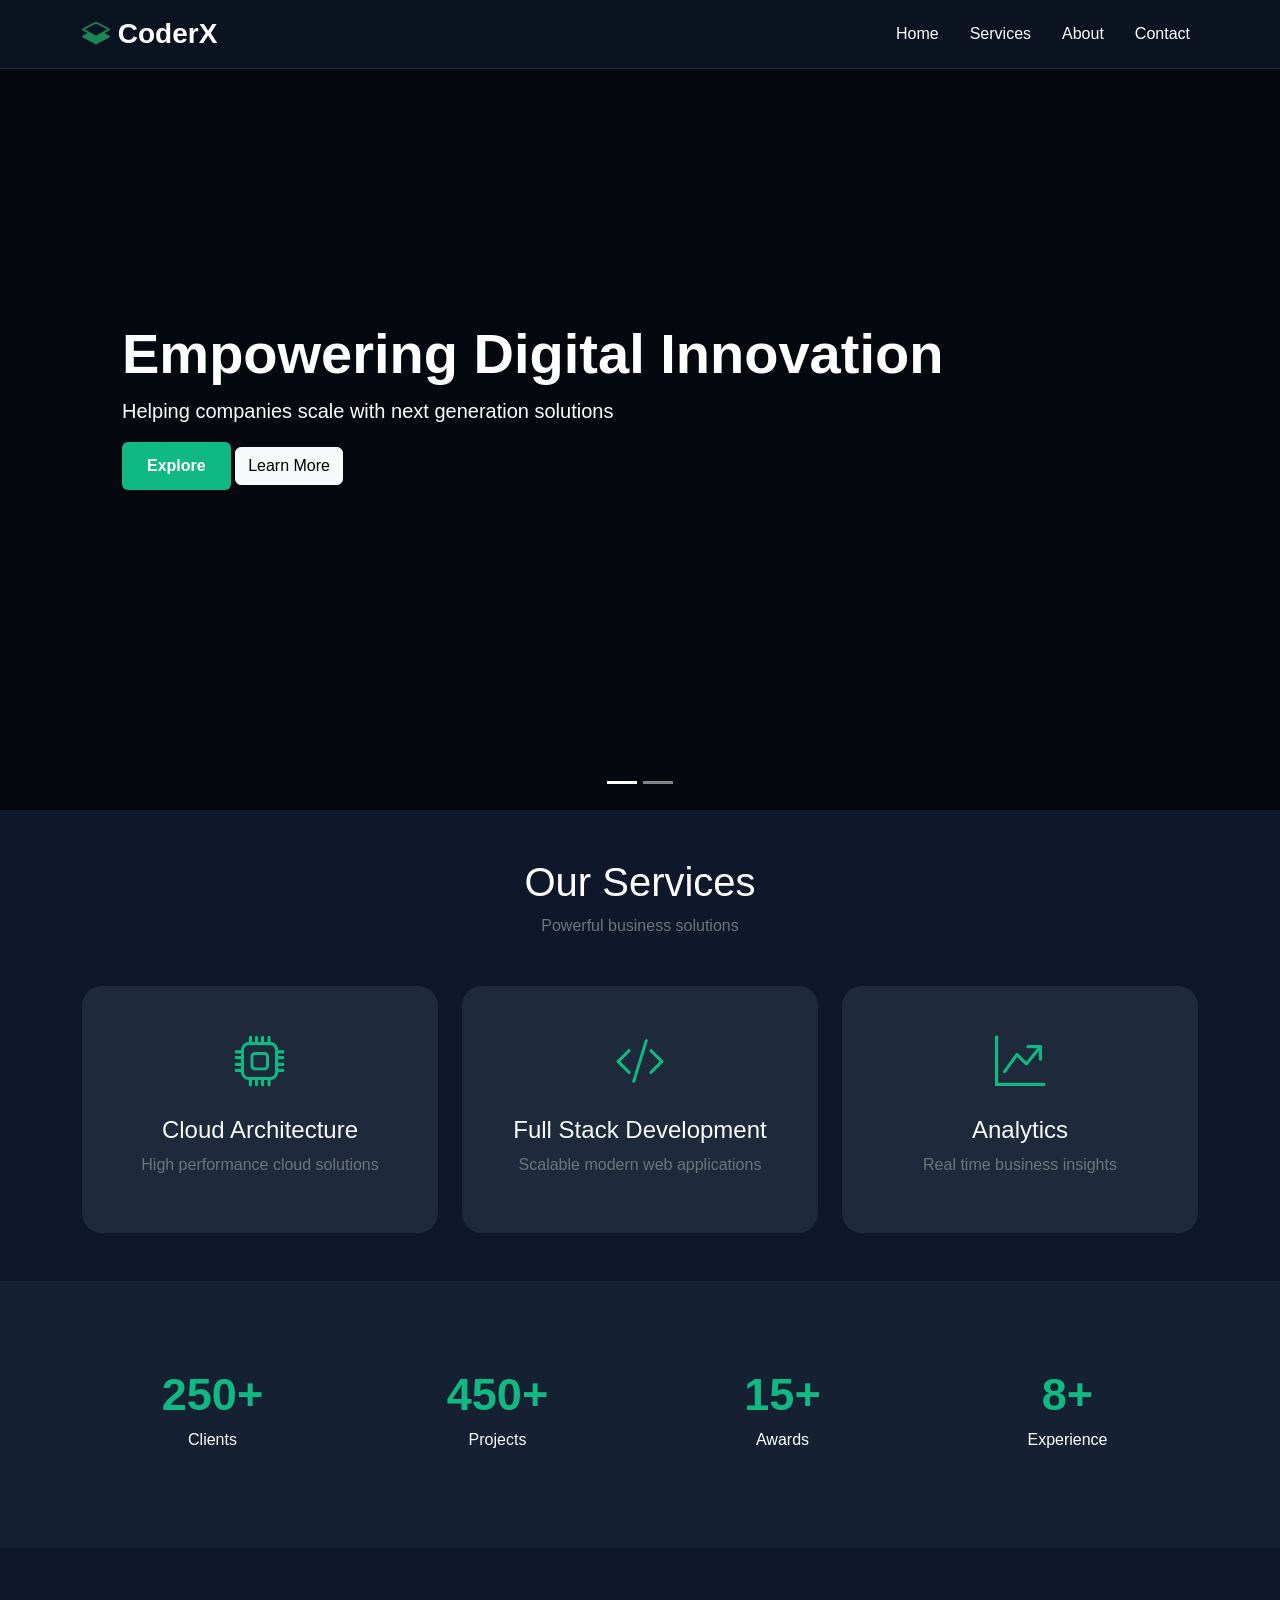
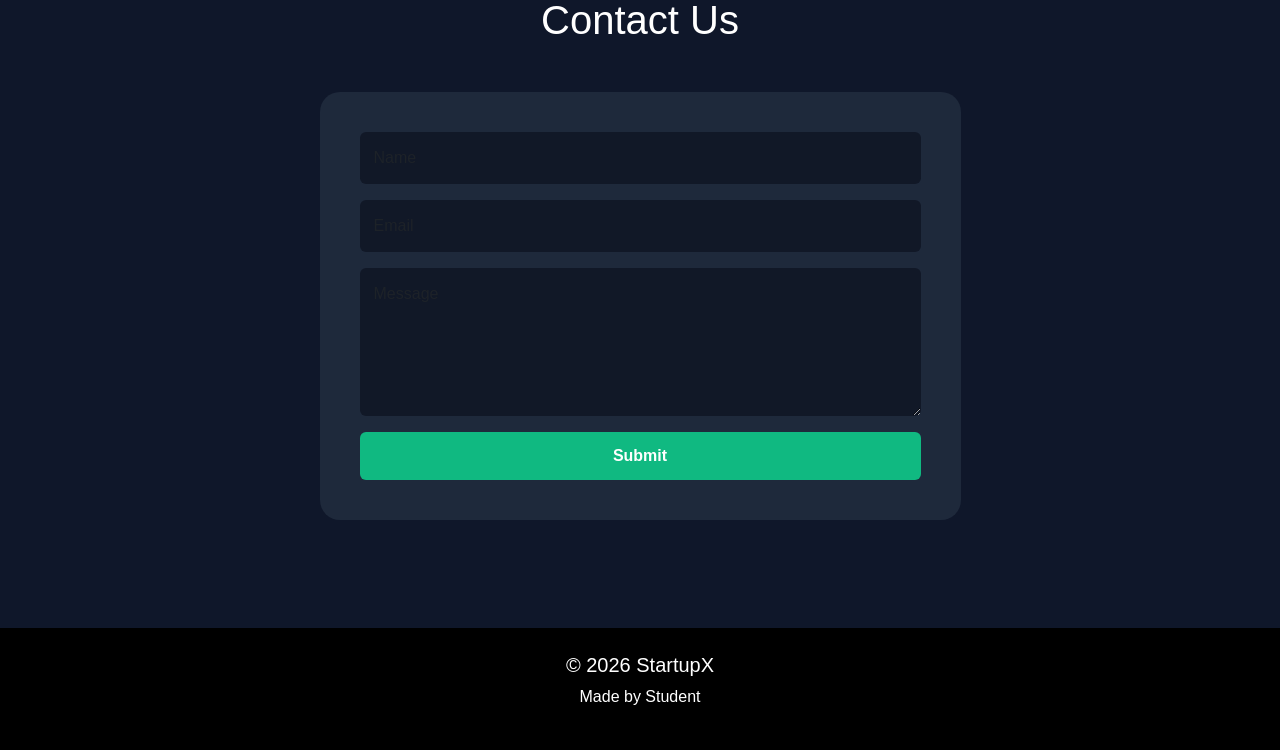
<file: index_exam2.html>
<!DOCTYPE html>
<html lang="en">
<head>
<meta charset="UTF-8">
<meta name="viewport" content="width=device-width, initial-scale=1.0">
<title>CoderX | Business Platform</title>

<link href="https://cdn.jsdelivr.net/npm/bootstrap@5.3.2/dist/css/bootstrap.min.css" rel="stylesheet">
<link href="https://cdn.jsdelivr.net/npm/bootstrap-icons@1.11.2/font/bootstrap-icons.min.css" rel="stylesheet">

<style>

:root{
--dark:#0f172a;
--card:#1e293b;
--green:#10b981;
--hover:#059669;
--text:white;
}

body{
background:var(--dark);
color:white;
font-family:Segoe UI,sans-serif;
overflow-x:hidden;
scroll-behavior:smooth;
}

/* NAVBAR */

.navbar{
background:#0b1220;
border-bottom:1px solid #1f2937;
}

.navbar-brand{
font-size:28px;
font-weight:700;
}

.nav-link{
color:white!important;
margin-left:15px;
}

.nav-link:hover{
color:var(--green)!important;
}


.carousel-item{
height:90vh;
min-height:500px;
background-position:center;
background-size:cover;
position:relative;
}

.overlay{
position:absolute;
top:0;
left:0;
height:100%;
width:100%;
background:rgba(0,0,0,.65);
}

.caption-box{
position:relative;
z-index:2;
padding:40px;
}

.btn-custom{
background:var(--green);
color:white;
padding:12px 25px;
border:none;
font-weight:600;
}

.btn-custom:hover{
background:var(--hover);
}



.service-card{

background:var(--card);

border:none;

border-radius:20px;

transition:.4s;
}

.service-card:hover{

transform:translateY(-10px);

box-shadow:0 0 25px rgba(16,185,129,.3);

}

.icon-box{

font-size:50px;

color:var(--green);

margin-bottom:15px;

}


.stats{

background:#162033;

padding:80px 0;

}

.number{

font-size:45px;

font-weight:bold;

color:var(--green);

}



.form-box{

background:var(--card);

padding:40px;

border-radius:20px;

}

.form-control{

background:#111827;

border:none;

color:white;

padding:14px;

}

.form-control:focus{

background:#111827;

color:white;

box-shadow:none;

border:1px solid var(--green);

}



footer{

background:black;

padding:25px;

margin-top:60px;

}

</style>

</head>
<body>


<nav class="navbar navbar-expand-lg navbar-dark fixed-top">

<div class="container">

<a class="navbar-brand">

<i class="bi bi-layers-half text-success"></i>

CoderX

</a>

<button class="navbar-toggler"
data-bs-toggle="collapse"
data-bs-target="#menu">

<span class="navbar-toggler-icon">
</span>

</button>

<div class="collapse navbar-collapse"
id="menu">

<ul class="navbar-nav ms-auto">

<li class="nav-item">
<a class="nav-link" href="#home">
Home
</a>
</li>

<li class="nav-item">
<a class="nav-link" href="#services">
Services
</a>
</li>

<li class="nav-item">
<a class="nav-link" href="#about">
About
</a>
</li>

<li class="nav-item">
<a class="nav-link" href="#contact">
Contact
</a>
</li>

</ul>

</div>

</div>

</nav>





<header id="home">

<div id="slider"
class="carousel slide"
data-bs-ride="carousel">

<div class="carousel-indicators">

<button
data-bs-target="#slider"
data-bs-slide-to="0"
class="active">
</button>

<button
data-bs-target="#slider"
data-bs-slide-to="1">
</button>

</div>

<div class="carousel-inner">

<div class="carousel-item active"
style="background-image:url('https://images.unsplash.com/photo-1460925895917-afdab827c52f?w=1500')">

<div class="overlay"></div>

<div class="container h-100 d-flex align-items-center">

<div class="caption-box">

<h1 class="display-4 fw-bold">

Empowering Digital Innovation

</h1>

<p class="lead">

Helping companies scale with next generation solutions

</p>

<button class="btn btn-custom">

Explore

</button>

<button class="btn btn-light">

Learn More

</button>

</div>

</div>

</div>


<div class="carousel-item"
style="background-image:url('https://images.unsplash.com/photo-1522071820081-009f0129c71c?w=1500')">

<div class="overlay"></div>

<div class="container h-100 d-flex align-items-center">

<div class="caption-box">

<h1 class="display-4 fw-bold">

Transform Business Intelligence

</h1>

<p class="lead">

Smarter technologies for modern organizations

</p>

<button class="btn btn-custom">

Explore

</button>

<button class="btn btn-light">

Learn More

</button>

</div>

</div>

</div>

</div>

</div>

</header>




<section id="services"
class="container py-5">

<div class="text-center mb-5">

<h1>
Our Services
</h1>

<p class="text-secondary">

Powerful business solutions

</p>

</div>

<div class="row g-4">

<div class="col-md-4">

<div class="card service-card p-4 text-center h-100 text-light">

<div class="card-body">

<div class="icon-box">

<i class="bi bi-cpu"></i>

</div>

<h4>

Cloud Architecture

</h4>

<p class="text-secondary">

High performance cloud solutions

</p>

</div>

</div>

</div>



<div class="col-md-4">

<div class="card service-card p-4 text-center h-100 text-light">

<div class="card-body">

<div class="icon-box">

<i class="bi bi-code-slash"></i>

</div>

<h4>

Full Stack Development

</h4>

<p class="text-secondary ">

Scalable modern web applications

</p>

</div>

</div>

</div>



<div class="col-md-4">

<div class="card service-card p-4 text-center h-100 text-light">

<div class="card-body">

<div class="icon-box">

<i class="bi bi-graph-up-arrow"></i>

</div>

<h4>

Analytics

</h4>

<p class="text-secondary">

Real time business insights

</p>

</div>

</div>

</div>

</div>

</section>


<section id="about" class="stats">

<div class="container">

<div class="row text-center">

<div class="col-sm-6 col-md-3">

<div class="number">
250+
</div>

<p>Clients</p>

</div>


<div class="col-sm-6 col-md-3 text-light">

<div class="number">
450+
</div>

<p>Projects</p>

</div>


<div class="col-sm-6 col-md-3">

<div class="number">
15+
</div>

<p>Awards</p>

</div>


<div class="col-sm-6 col-md-3">

<div class="number">
8+
</div>

<p>Experience</p>

</div>

</div>

</div>

</section>



<section
id="contact"
class="container py-5">

<div class="text-center mb-5">

<h1>
Contact Us
</h1>

</div>

<div class="row justify-content-center text-light">

<div class="col-lg-7">

<form class="form-box">

<div class="mb-3">

<input
type="text"
class="form-control"
placeholder="Name">

</div>

<div class="mb-3">

<input
type="email"
class="form-control"
placeholder="Email">

</div>

<div class="mb-3">

<textarea
rows="5"
class="form-control"
placeholder="Message">
</textarea>

</div>

<div class="d-grid">

<button class="btn btn-custom">

Submit

</button>

</div>

</form>

</div>

</div>

</section>



<footer class="text-center">

<h5>

© 2026 StartupX

</h5>

<p>

Made by Student

</p>

</footer>


<script src="https://cdn.jsdelivr.net/npm/bootstrap@5.3.2/dist/js/bootstrap.bundle.min.js">
</script>

</body>
</html>
</file>
